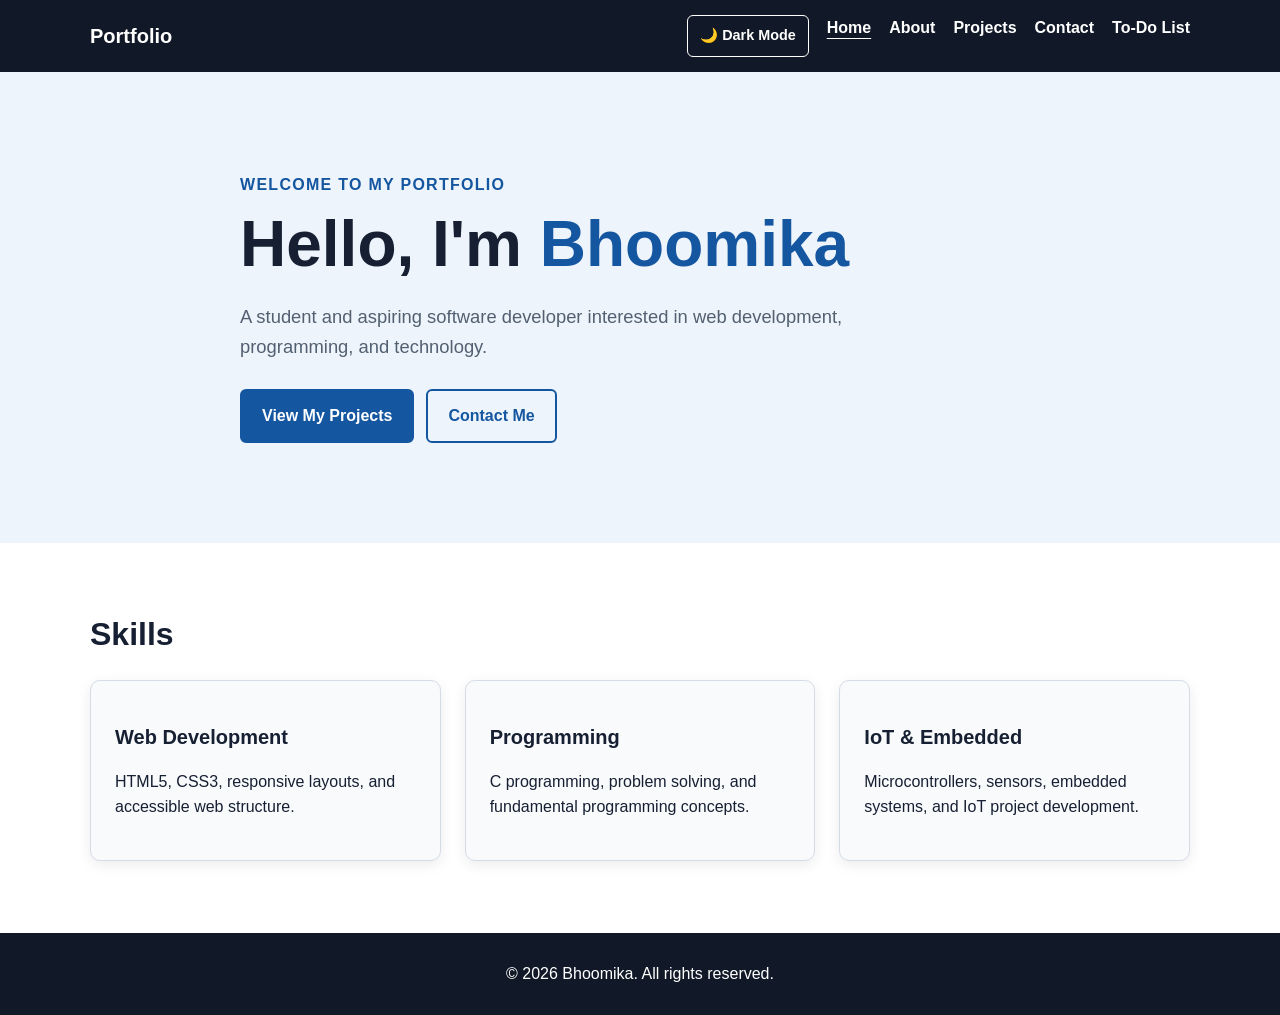
<file: index.html>
<!DOCTYPE html>
<html lang="en">
<head>
  <meta charset="UTF-8">
  <meta name="viewport" content="width=device-width, initial-scale=1.0">
  <meta name="description" content="Personal portfolio showcasing skills, projects, education, and contact information.">
  <meta name="author" content="Bhoomika">
  <meta name="robots" content="index, follow">
  <title>Bhoomika | Portfolio</title>
  <link rel="stylesheet" href="css/style.css">
</head>
<body>
  <a class="skip-link" href="#main-content">Skip to main content</a>

  <header class="site-header">
    <div class="container nav-wrap">
      <a class="logo" href="index.html" aria-label="Bhoomika home">Portfolio</a>
      <nav aria-label="Primary navigation">
        <ul class="nav-list">
           <button
  class="theme-toggle"
  type="button"
  aria-label="Toggle dark mode"
  aria-pressed="false">
  🌙 Dark Mode
</button>
          <li><a href="index.html" aria-current="page">Home</a></li>
          <li><a href="about.html">About</a></li>
          <li><a href="projects.html">Projects</a></li>
          <li><a href="contact.html">Contact</a></li>
          <li><a href="todo.html">To-Do List</a></li>
        </ul>
      </nav>
    </div>
  </header>

  <main id="main-content">
    <section class="hero" aria-labelledby="hero-title">
      <div class="container hero-content">
        <p class="eyebrow">Welcome to my portfolio</p>
        <h1 id="hero-title">Hello, I'm <span>Bhoomika</span></h1>
        <p class="lead">A student and aspiring software developer interested in web development, programming, and technology.</p>
        <div class="button-group">
          <a class="button" href="projects.html">View My Projects</a>
          <a class="button button-secondary" href="contact.html">Contact Me</a>
        </div>
      </div>
    </section>

    <section class="section" aria-labelledby="skills-title">
      <div class="container">
        <h2 id="skills-title">Skills</h2>
        <div class="card-grid">
          <article class="card">
            <h3>Web Development</h3>
            <p>HTML5, CSS3, responsive layouts, and accessible web structure.</p>
          </article>
          <article class="card">
            <h3>Programming</h3>
            <p>C programming, problem solving, and fundamental programming concepts.</p>
          </article>
          <article class="card">
            <h3>IoT & Embedded</h3>
            <p>Microcontrollers, sensors, embedded systems, and IoT project development.</p>
          </article>
        </div>
      </div>
    </section>
  </main>

  <footer class="site-footer">
    <div class="container">
      <p>&copy; 2026 Bhoomika. All rights reserved.</p>
    </div>
  </footer>
  <script src="js/theme.js"></script>
</body>
</html>
</file>
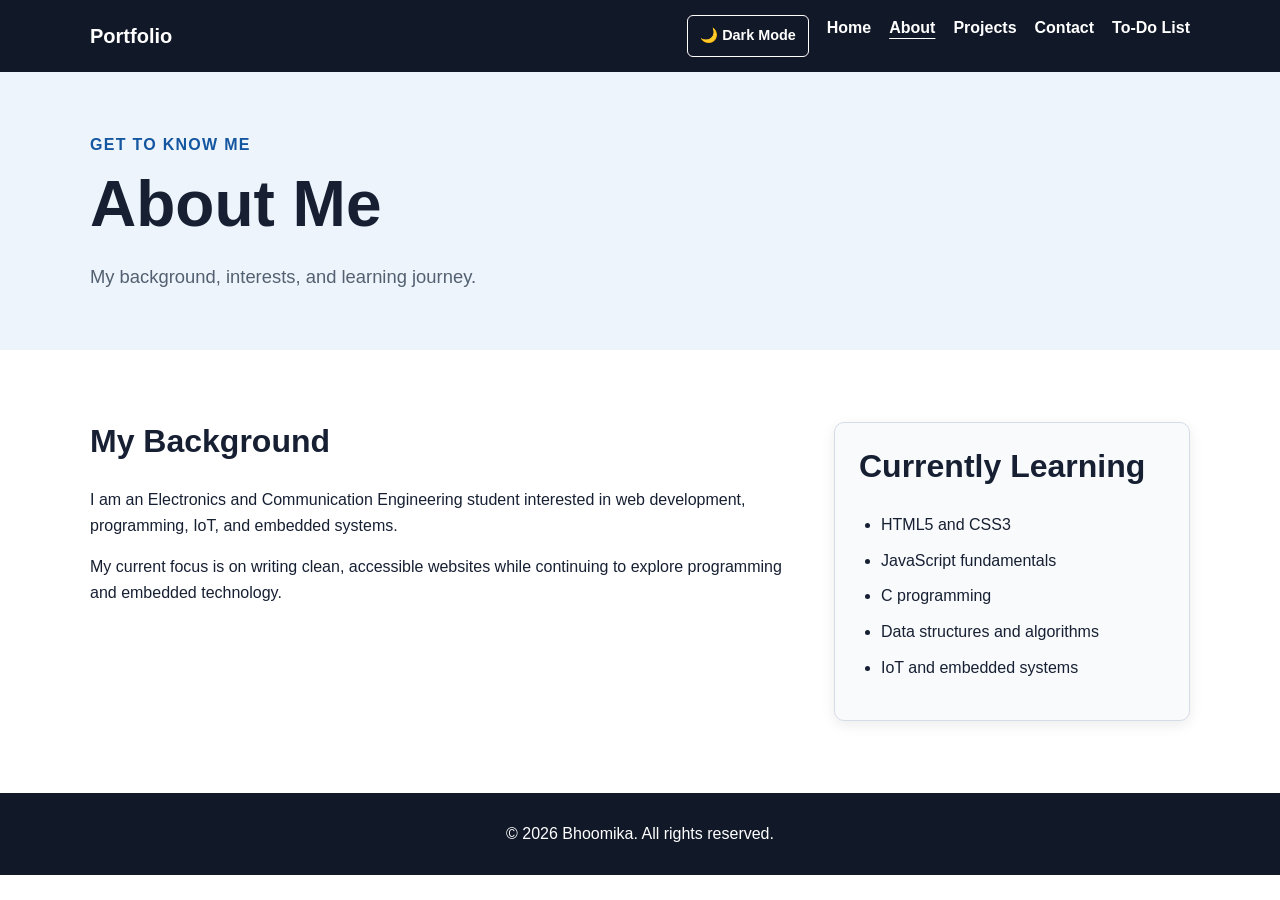
<file: about.html>
<!DOCTYPE html>
<html lang="en">
<head>
  <meta charset="UTF-8">
  <meta name="viewport" content="width=device-width, initial-scale=1.0">
  <meta name="description" content="Learn more about Bhoomika, education, interests, and technical skills.">
  <meta name="author" content="Bhoomika">
  <meta name="robots" content="index, follow">
  <title>About | Bhoomika</title>
  <link rel="stylesheet" href="css/style.css">
</head>
<body>
  <a class="skip-link" href="#main-content">Skip to main content</a>

  <header class="site-header">
    <div class="container nav-wrap">
      <a class="logo" href="index.html" aria-label="Bhoomika home">Portfolio</a>
      <nav aria-label="Primary navigation">
        <ul class="nav-list">
                  <button
  class="theme-toggle"
  type="button"
  aria-label="Toggle dark mode"
  aria-pressed="false">
  🌙 Dark Mode
</button>
          <li><a href="index.html">Home</a></li>
          <li><a href="about.html" aria-current="page">About</a></li>
          <li><a href="projects.html">Projects</a></li>
          <li><a href="contact.html">Contact</a></li>
          <li><a href="todo.html">To-Do List</a></li>
        </ul>
      </nav>
    </div>
  </header>

  <main id="main-content">
    <section class="page-header" aria-labelledby="page-title">
      <div class="container">
        <p class="eyebrow">Get to know me</p>
        <h1 id="page-title">About Me</h1>
        <p class="lead">My background, interests, and learning journey.</p>
      </div>
    </section>

    <section class="section" aria-labelledby="background-title">
      <div class="container two-column">
        <article>
          <h2 id="background-title">My Background</h2>
          <p>I am an Electronics and Communication Engineering student interested in web development, programming, IoT, and embedded systems.</p>
          <p>My current focus is on writing clean, accessible websites while continuing to explore programming and embedded technology.</p>
        </article>

        <aside class="card" aria-labelledby="learning-title">
          <h2 id="learning-title">Currently Learning</h2>
          <ul class="check-list">
            <li>HTML5 and CSS3</li>
            <li>JavaScript fundamentals</li>
            <li>C programming</li>
            <li>Data structures and algorithms</li>
            <li>IoT and embedded systems</li>
          </ul>
        </aside>
      </div>
    </section>
  </main>

  <footer class="site-footer">
    <div class="container">
      <p>&copy; 2026 Bhoomika. All rights reserved.</p>
    </div>
  </footer>
  <script src="js/theme.js"></script>
</body>
</html>
</file>
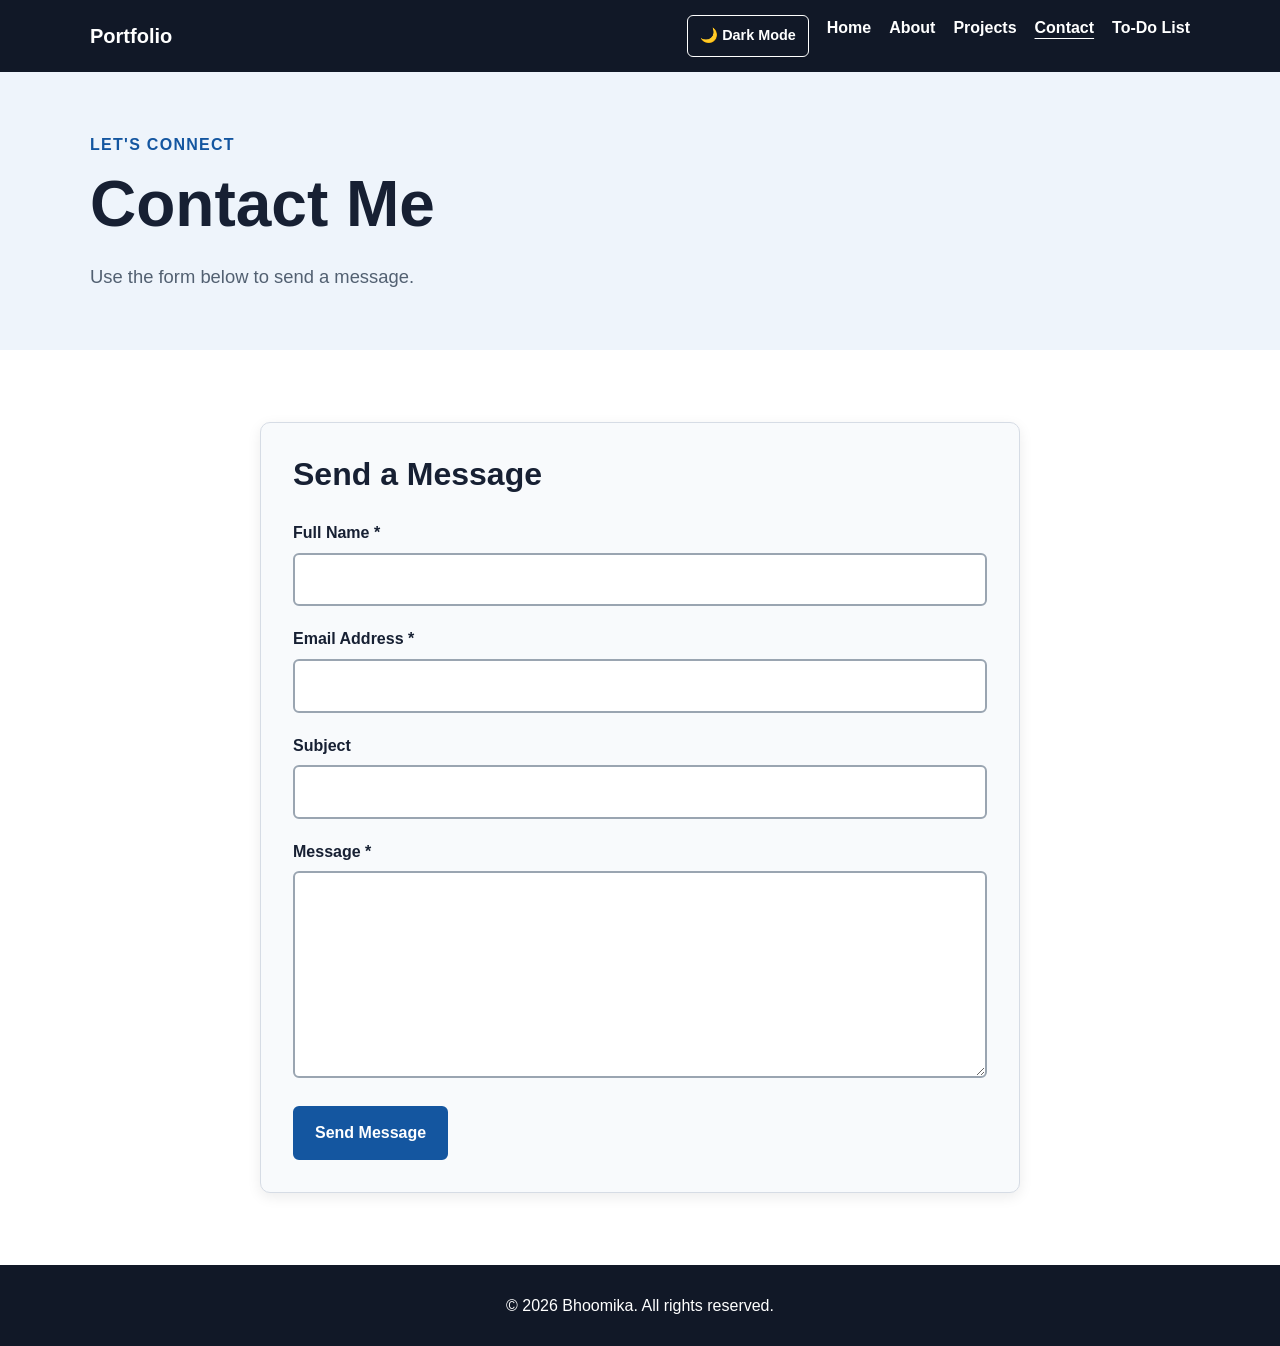
<file: contact.html>
<!DOCTYPE html>
<html lang="en">
<head>
  <meta charset="UTF-8">
  <meta name="viewport" content="width=device-width, initial-scale=1.0">
  <meta name="description" content="Contact Bhoomika through the accessible portfolio contact form.">
  <meta name="author" content="Bhoomika">
  <meta name="robots" content="index, follow">
  <title>Contact | Bhoomika</title>
  <link rel="stylesheet" href="css/style.css">
</head>
<body>
  <a class="skip-link" href="#main-content">Skip to main content</a>

  <header class="site-header">
    <div class="container nav-wrap">
      <a class="logo" href="index.html" aria-label="Bhoomika home">Portfolio</a>
      <nav aria-label="Primary navigation">
        <ul class="nav-list">
             <button
  class="theme-toggle"
  type="button"
  aria-label="Toggle dark mode"
  aria-pressed="false">
  🌙 Dark Mode
</button>
          <li><a href="index.html">Home</a></li>
          <li><a href="about.html">About</a></li>
          <li><a href="projects.html">Projects</a></li>
          <li><a href="contact.html" aria-current="page">Contact</a></li>
          <li><a href="todo.html">To-Do List</a></li>
        </ul>
      </nav>
    </div>
  </header>

  <main id="main-content">
    <section class="page-header" aria-labelledby="page-title">
      <div class="container">
        <p class="eyebrow">Let's connect</p>
        <h1 id="page-title">Contact Me</h1>
        <p class="lead">Use the form below to send a message.</p>
      </div>
    </section>

    <section class="section" aria-labelledby="form-title">
      <div class="container form-container">
        <form action="#" method="post" aria-labelledby="form-title">
          <h2 id="form-title">Send a Message</h2>

          <div class="form-group">
            <label for="name">Full Name <span aria-hidden="true">*</span></label>
            <input id="name" name="name" type="text" autocomplete="name" required aria-required="true">
          </div>

          <div class="form-group">
            <label for="email">Email Address <span aria-hidden="true">*</span></label>
            <input id="email" name="email" type="email" autocomplete="email" required aria-required="true">
          </div>

          <div class="form-group">
            <label for="subject">Subject</label>
            <input id="subject" name="subject" type="text">
          </div>

          <div class="form-group">
            <label for="message">Message <span aria-hidden="true">*</span></label>
            <textarea id="message" name="message" rows="7" required aria-required="true"></textarea>
          </div>

          <button class="button" type="submit">Send Message</button>
        </form>
      </div>
    </section>
  </main>

  <footer class="site-footer">
    <div class="container">
      <p>&copy; 2026 Bhoomika. All rights reserved.</p>
    </div>
  </footer>
  <script src="js/theme.js"></script>
</body>
</html>
</file>
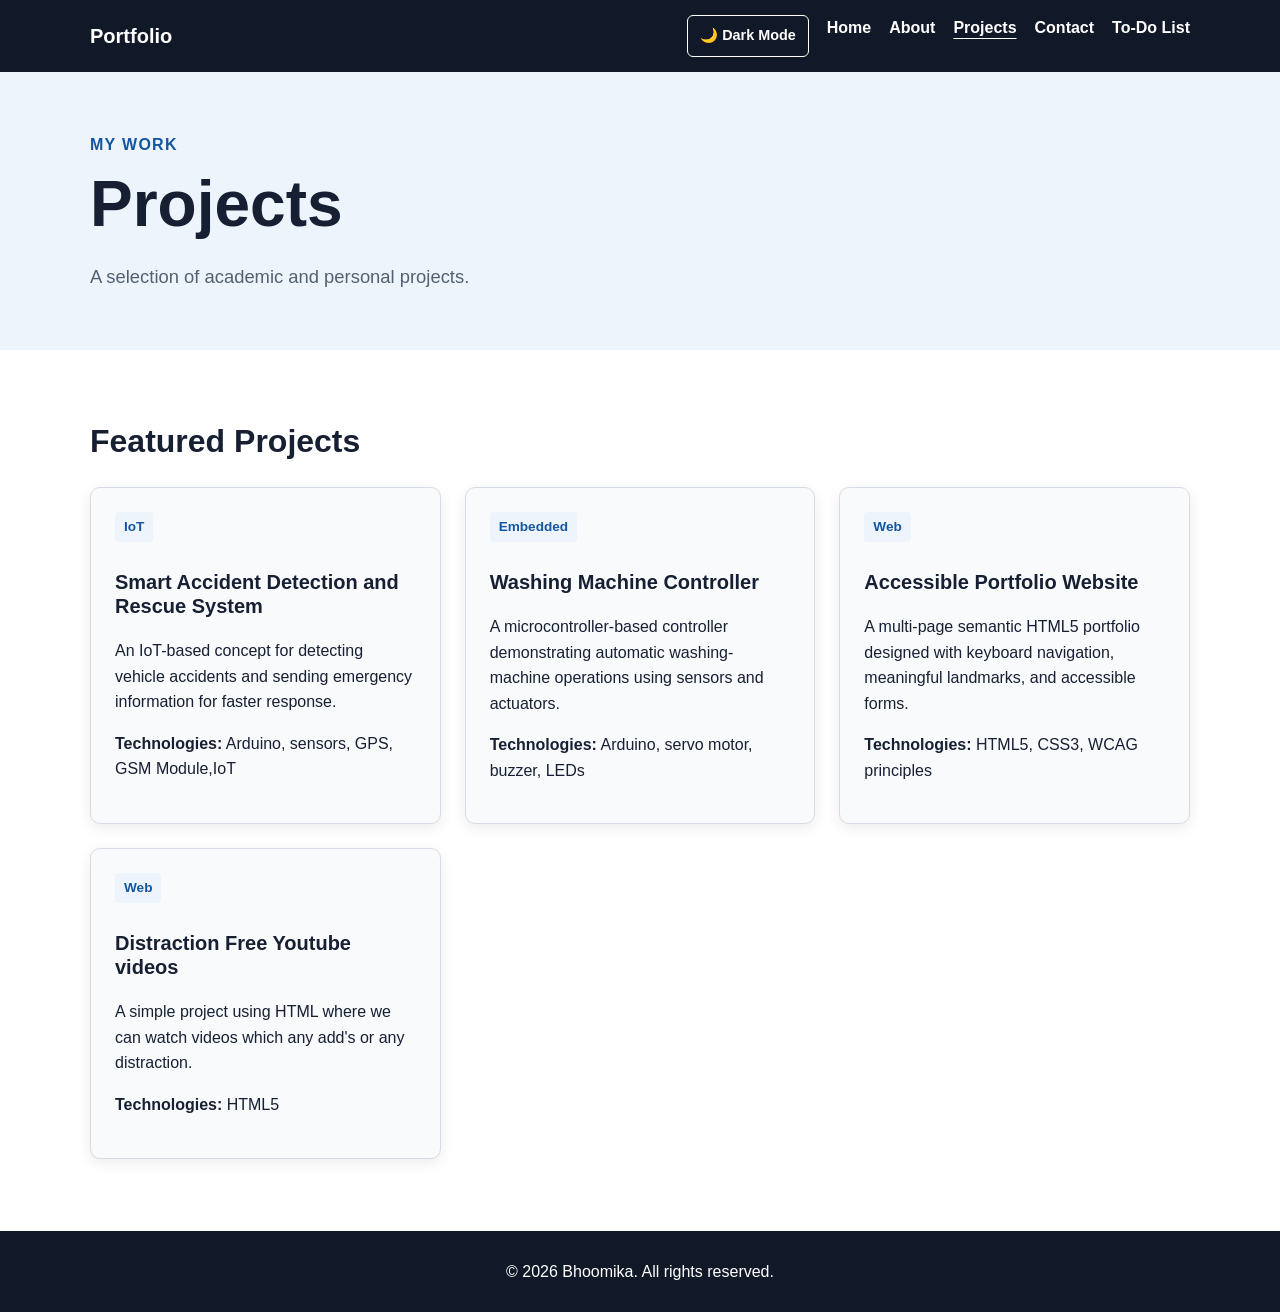
<file: projects.html>
<!DOCTYPE html>
<html lang="en">
<head>
  <meta charset="UTF-8">
  <meta name="viewport" content="width=device-width, initial-scale=1.0">
  <meta name="description" content="Projects created by Bhoomika using web development, programming, and IoT technologies.">
  <meta name="author" content="Bhoomika">
  <meta name="robots" content="index, follow">
  <title>Projects | Bhoomika</title>
  <link rel="stylesheet" href="css/style.css">
</head>
<body>
  <a class="skip-link" href="#main-content">Skip to main content</a>

  <header class="site-header">
    <div class="container nav-wrap">
      <a class="logo" href="index.html" aria-label="Bhoomika home">Portfolio</a>
      <nav aria-label="Primary navigation">
        <ul class="nav-list">
             <button
  class="theme-toggle"
  type="button"
  aria-label="Toggle dark mode"
  aria-pressed="false">
  🌙 Dark Mode
</button>
          <li><a href="index.html">Home</a></li>
          <li><a href="about.html">About</a></li>
          <li><a href="projects.html" aria-current="page">Projects</a></li>
          <li><a href="contact.html">Contact</a></li>
          <li><a href="todo.html">To-Do List</a></li>
          
        </ul>
      </nav>
    </div>
  </header>

  <main id="main-content">
    <section class="page-header" aria-labelledby="page-title">
      <div class="container">
        <p class="eyebrow">My work</p>
        <h1 id="page-title">Projects</h1>
        <p class="lead">A selection of academic and personal projects.</p>
      </div>
    </section>

    <section class="section" aria-labelledby="project-list-title">
      <div class="container">
        <h2 id="project-list-title">Featured Projects</h2>
        <div class="card-grid">
          <article class="card project-card">
            <span class="tag">IoT</span>
            <h3>Smart Accident Detection and Rescue System</h3>
            <p>An IoT-based concept for detecting vehicle accidents and sending emergency information for faster response.</p>
            <p><strong>Technologies:</strong> Arduino, sensors, GPS, GSM Module,IoT</p>
          </article>

          <article class="card project-card">
            <span class="tag">Embedded</span>
            <h3>Washing Machine Controller</h3>
            <p>A microcontroller-based controller demonstrating automatic washing-machine operations using sensors and actuators.</p>
            <p><strong>Technologies:</strong> Arduino, servo motor, buzzer, LEDs</p>
          </article>

          <article class="card project-card">
            <span class="tag">Web</span>
            <h3>Accessible Portfolio Website</h3>
            <p>A multi-page semantic HTML5 portfolio designed with keyboard navigation, meaningful landmarks, and accessible forms.</p>
            <p><strong>Technologies:</strong> HTML5, CSS3, WCAG principles</p>
          </article>
          <article class="card project-card">
            <span class="tag">Web</span>
            <h3>Distraction Free Youtube videos</h3>
            <p>A simple project using HTML where we can watch videos which any add's or any distraction.</p>
            <p><strong>Technologies:</strong> HTML5</p>
          </article>
        </div>
      </div>
    </section>
  </main>

  <footer class="site-footer">
    <div class="container">
      <p>&copy; 2026 Bhoomika. All rights reserved.</p>
    </div>
  </footer>
  <script src="js/theme.js"></script>
</body>
</html>
</file>
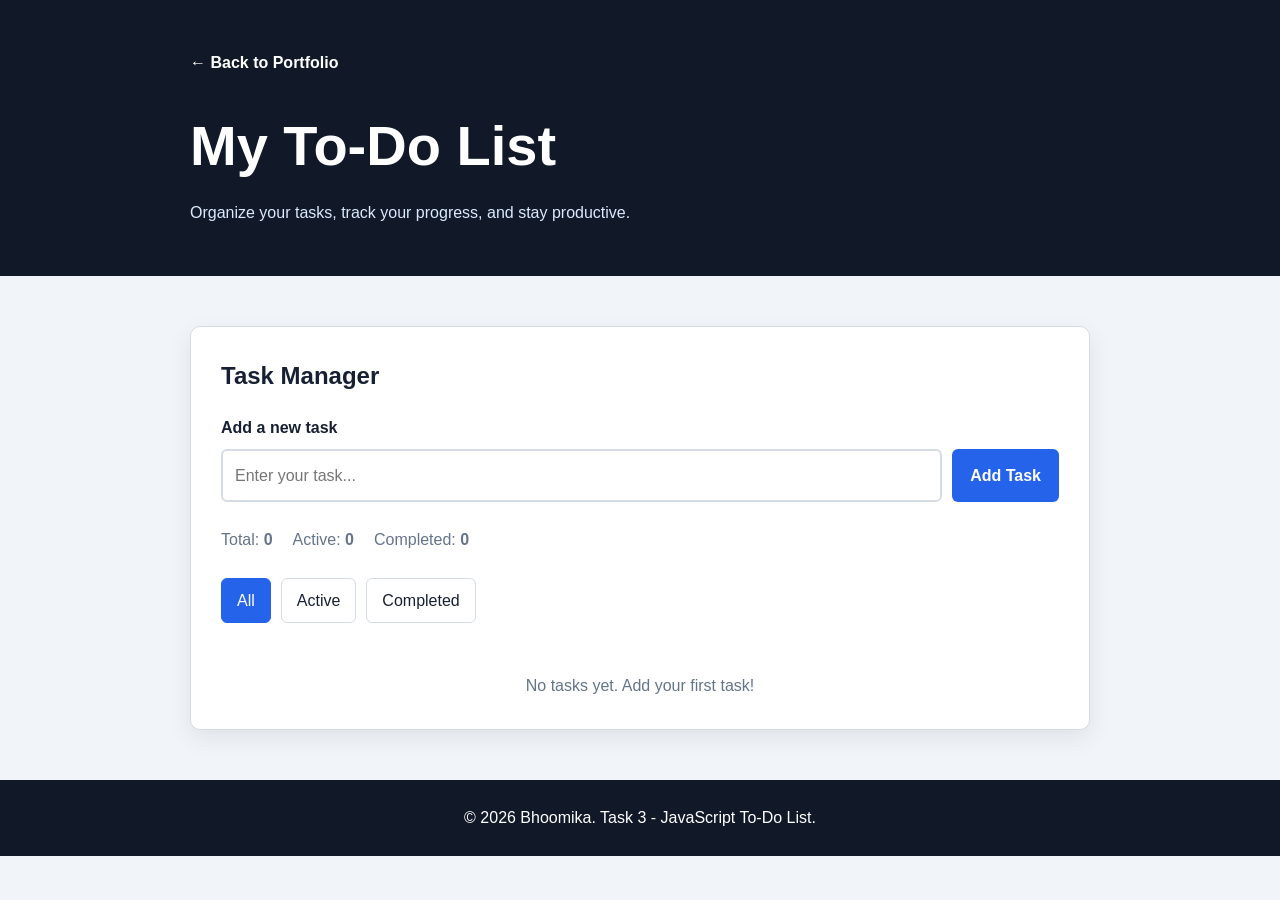
<file: todo.html>
<!DOCTYPE html>
<html lang="en">
<head>
  <meta charset="UTF-8">
  <meta name="viewport" content="width=device-width, initial-scale=1.0">

  <meta
    name="description"
    content="Interactive To-Do List application with CRUD operations, filtering, and local storage."
  >

  <meta name="author" content="Bhoomika">

  <title>To-Do List | Bhoomika</title>

  <link rel="stylesheet" href="css/todo.css">
</head>

<body>

  <header class="todo-header">
    <div class="container">
      <a href="index.html" class="back-link">
        ← Back to Portfolio
      </a>

      <h1>My To-Do List</h1>

      <p>
        Organize your tasks, track your progress, and stay productive.
      </p>
    </div>
  </header>


  <main class="container todo-main">

    <section class="todo-app" aria-labelledby="todo-title">

      <h2 id="todo-title">Task Manager</h2>

      <!-- Add Task Form -->
      <form id="todo-form" class="todo-form">

        <label for="todo-input">
          Add a new task
        </label>

        <div class="input-row">
          <input
            id="todo-input"
            name="task"
            type="text"
            placeholder="Enter your task..."
            autocomplete="off"
            required
          >

          <button type="submit" class="add-button">
            Add Task
          </button>
        </div>

      </form>


      <!-- Task Statistics -->
      <div class="todo-info" aria-live="polite">

        <span>
          Total:
          <strong id="total-count">0</strong>
        </span>

        <span>
          Active:
          <strong id="active-count">0</strong>
        </span>

        <span>
          Completed:
          <strong id="completed-count">0</strong>
        </span>

      </div>


      <!-- Filters -->
      <div class="filters" aria-label="Task filters">

        <button
          type="button"
          class="filter-button active"
          data-filter="all"
          aria-pressed="true"
        >
          All
        </button>

        <button
          type="button"
          class="filter-button"
          data-filter="active"
          aria-pressed="false"
        >
          Active
        </button>

        <button
          type="button"
          class="filter-button"
          data-filter="completed"
          aria-pressed="false"
        >
          Completed
        </button>

      </div>


      <!-- Dynamic Task List -->
      <ul
        id="todo-list"
        class="todo-list"
        aria-live="polite"
        aria-label="Task list"
      ></ul>


      <!-- Empty Message -->
      <p
        id="empty-message"
        class="empty-message"
      >
        No tasks yet. Add your first task!
      </p>

    </section>

  </main>


  <footer class="todo-footer">
    <div class="container">
      <p>&copy; 2026 Bhoomika. Task 3 - JavaScript To-Do List.</p>
    </div>
  </footer>


  <script src="js/todo.js"></script>

</body>
</html>
</file>
<file: css/style.css>
/* =========================
   CSS VARIABLES
   ========================= */

:root {
  --primary-color: #1456a0;
  --primary-dark: #0d3f75;
  --secondary-color: #111827;

  --background-color: #ffffff;
  --surface-color: #f8fafc;
  --hero-color: #eef4fb;

  --text-color: #172033;
  --muted-text: #526071;
  --border-color: #d6dce5;

  --focus-color: #ffbf47;

  --max-width: 1100px;

  --space-xs: 0.5rem;
  --space-sm: 1rem;
  --space-md: 1.5rem;
  --space-lg: 2rem;
  --space-xl: 4rem;

  --radius: 10px;
  --shadow: 0 4px 14px rgba(0, 0, 0, 0.08);
  --shadow-hover: 0 10px 25px rgba(0, 0, 0, 0.12);

  --transition: 0.2s ease;
}

/* =========================
   DARK THEME
   ========================= */


[data-theme="dark"] {
  --primary-color: #60a5fa;
  --primary-dark: #93c5fd;

  --secondary-color: #020617;

  --background-color: #0f172a;
  --surface-color: #1e293b;
  --hero-color: #172554;

  --text-color: #f8fafc;
  --muted-text: #cbd5e1;
  --border-color: #475569;

  --focus-color: #facc15;

  --shadow: 0 4px 14px rgba(0, 0, 0, 0.3);
  --shadow-hover: 0 10px 25px rgba(0, 0, 0, 0.4);
}

/* =========================
   RESET
   ========================= */

* {
  box-sizing: border-box;
}

html {
  scroll-behavior: smooth;
}

body {
  margin: 0;
  font-family: Arial, Helvetica, sans-serif;
  line-height: 1.6;
  color: var(--text-color);
  background: var(--background-color);
}

img {
  max-width: 100%;
  height: auto;
}

a {
  color: var(--primary-color);
}

/* =========================
   ACCESSIBILITY
   ========================= */

a:focus-visible,
button:focus-visible,
input:focus-visible,
textarea:focus-visible {
  outline: 3px solid var(--focus-color);
  outline-offset: 3px;
}

.skip-link {
  position: absolute;
  left: -9999px;
  top: 10px;
  z-index: 1000;
  padding: 10px 14px;
  background: var(--secondary-color);
  color: #ffffff;
  text-decoration: none;
}

.skip-link:focus {
  left: 10px;
}

/* =========================
   LAYOUT
   ========================= */

.container {
  width: min(92%, var(--max-width));
  margin-inline: auto;
}

/* =========================
   HEADER / NAVIGATION
   ========================= */

.site-header {
  background: var(--secondary-color);
  color: #ffffff;
}

.nav-wrap {
  min-height: 72px;

  display: flex;
  flex-direction: column;
  align-items: center;
  justify-content: center;

  gap: var(--space-sm);
  padding: var(--space-sm) 0;
}

.logo {
  color: #ffffff;
  font-size: 1.25rem;
  font-weight: 700;
  text-decoration: none;
}

.nav-list {
  display: flex;
  flex-wrap: wrap;
  justify-content: center;
  gap: 12px 18px;

  list-style: none;
  margin: 0;
  padding: 0;
}

.nav-list a {
  color: #ffffff;
  text-decoration: none;
  font-weight: 600;
}

.nav-list a:hover,
.nav-list a[aria-current="page"] {
  text-decoration: underline;
  text-underline-offset: 5px;
}
.theme-toggle {
  border: 1px solid #ffffff;
  border-radius: 6px;
  padding: 8px 12px;

  background: transparent;
  color: #ffffff;

  font: inherit;
  font-size: 0.9rem;
  font-weight: 700;

  cursor: pointer;

  transition:
    background-color var(--transition),
    color var(--transition),
    transform var(--transition);
}

.theme-toggle:hover {
  background: #ffffff;
  color: var(--secondary-color);
  transform: translateY(-2px);
}

/* =========================
   HERO
   ========================= */

.hero {
  padding: 70px 0;
  background: var(--hero-color);
}

.hero-content {
  max-width: 800px;
}

.eyebrow {
  margin: 0 0 8px;
  font-weight: 700;
  color: var(--primary-color);
  text-transform: uppercase;
  letter-spacing: 0.08em;
}

h1,
h2,
h3 {
  line-height: 1.2;
}

h1 {
  font-size: clamp(2.2rem, 6vw, 4rem);
  margin: 0 0 20px;
}

h1 span {
  color: var(--primary-color);
}

h2 {
  font-size: clamp(1.7rem, 4vw, 2rem);
  margin-top: 0;
}

h3 {
  font-size: 1.25rem;
}

.lead {
  max-width: 720px;
  font-size: 1.15rem;
  color: var(--muted-text);
}

/* =========================
   BUTTONS
   ========================= */

.button-group {
  display: flex;
  flex-wrap: wrap;
  gap: 12px;
  margin-top: 28px;
}

.button {
  display: inline-block;

  border: 2px solid var(--primary-color);
  border-radius: 6px;

  padding: 12px 20px;

  background: var(--primary-color);
  color: #ffffff;

  font: inherit;
  font-weight: 700;
  text-decoration: none;

  cursor: pointer;

  transition:
    background-color var(--transition),
    border-color var(--transition),
    transform var(--transition);
}

.button:hover {
  background: var(--primary-dark);
  border-color: var(--primary-dark);
  transform: translateY(-2px);
}

.button-secondary {
  background: transparent;
  color: var(--primary-color);
}

/* =========================
   SECTIONS
   ========================= */

.section {
  padding: 52px 0;
}

.page-header {
  padding: 60px 0 40px;
  background: var(--hero-color);
}

/* =========================
   CSS GRID
   ========================= */

.card-grid {
  display: grid;
  grid-template-columns: 1fr;
  gap: var(--space-md);
}

.two-column {
  display: grid;
  grid-template-columns: 1fr;
  gap: var(--space-lg);
}

/* =========================
   CARDS
   ========================= */

.card {
  padding: var(--space-md);

  border: 1px solid var(--border-color);
  border-radius: var(--radius);

  background: var(--surface-color);

  box-shadow: var(--shadow);

  transition:
    transform var(--transition),
    box-shadow var(--transition);
}

.card:hover {
  transform: translateY(-4px);
  box-shadow: var(--shadow-hover);
}

/* =========================
   TAGS / LISTS
   ========================= */

.check-list {
  padding-left: 22px;
}

.check-list li {
  margin-bottom: 10px;
}

.tag {
  display: inline-block;

  margin-bottom: 8px;
  padding: 4px 9px;

  border-radius: 4px;

  background: var(--hero-color);
  color: var(--primary-color);

  font-size: 0.85rem;
  font-weight: 700;
}

/* =========================
   FORM
   ========================= */

.form-container {
  max-width: 760px;
}

form {
  padding: var(--space-md);

  border: 1px solid var(--border-color);
  border-radius: var(--radius);

  background: var(--surface-color);

  box-shadow: var(--shadow);
}

.form-group {
  margin-bottom: 20px;
}

label {
  display: block;
  margin-bottom: 7px;
  font-weight: 700;
}

input,
textarea {
  width: 100%;

  padding: 12px;

  border: 2px solid #9aa5b1;
  border-radius: 6px;

  font: inherit;

  color: var(--text-color);
  background: var(--background-color);
}

textarea {
  resize: vertical;
}

/* =========================
   FOOTER
   ========================= */

.site-footer {
  padding: 28px 0;

  background: var(--secondary-color);
  color: #ffffff;

  text-align: center;
}

.site-footer p {
  margin: 0;
}

/* =========================
   TABLET
   ========================= */

@media (min-width: 768px) {

  .nav-wrap {
    flex-direction: row;
    justify-content: space-between;
    padding: 0;
  }

  .hero {
    padding: 90px 0;
  }

  .section {
    padding: 65px 0;
  }

  .card-grid {
    grid-template-columns: repeat(2, 1fr);
  }

  .two-column {
    grid-template-columns: 2fr 1fr;
  }

  form {
    padding: var(--space-lg);
  }
}

/* =========================
   DESKTOP
   ========================= */

@media (min-width: 1024px) {

  .card-grid {
    grid-template-columns: repeat(3, 1fr);
  }

  .hero {
    padding: 100px 0;
  }

  .section {
    padding: 72px 0;
  }
}

/* =========================
   REDUCED MOTION
   ========================= */

@media (prefers-reduced-motion: reduce) {

  html {
    scroll-behavior: auto;
  }

  *,
  *::before,
  *::after {
    transition: none !important;
  }
}
</file>
<file: css/todo.css>
:root {
  --primary: #2563eb;
  --primary-dark: #1d4ed8;
  --background: #f1f5f9;
  --surface: #ffffff;
  --text: #172033;
  --muted: #64748b;
  --border: #d6dce5;
  --danger: #dc2626;
  --success: #15803d;

  --radius: 10px;
  --shadow: 0 8px 25px rgba(0, 0, 0, 0.08);
}

* {
  box-sizing: border-box;
}

body {
  margin: 0;
  font-family: Arial, Helvetica, sans-serif;
  line-height: 1.6;
  color: var(--text);
  background: var(--background);
}

button,
input {
  font: inherit;
}

button:focus-visible,
input:focus-visible,
a:focus-visible {
  outline: 3px solid #f59e0b;
  outline-offset: 3px;
}

.container {
  width: min(92%, 900px);
  margin-inline: auto;
}

.todo-header {
  padding: 50px 0;
  background: #111827;
  color: white;
}

.back-link {
  color: white;
  text-decoration: none;
  font-weight: 700;
}

.back-link:hover {
  text-decoration: underline;
}

.todo-header h1 {
  margin: 25px 0 10px;
  font-size: clamp(2rem, 6vw, 3.5rem);
}

.todo-header p {
  margin: 0;
  color: #dbeafe;
}

.todo-main {
  padding: 50px 0;
}

.todo-app {
  padding: 30px;
  background: var(--surface);
  border: 1px solid var(--border);
  border-radius: var(--radius);
  box-shadow: var(--shadow);
}

.todo-app h2 {
  margin-top: 0;
}

.todo-form label {
  display: block;
  margin-bottom: 8px;
  font-weight: 700;
}

.input-row {
  display: flex;
  gap: 10px;
}

#todo-input {
  flex: 1;
  min-width: 0;
  padding: 12px;
  border: 2px solid var(--border);
  border-radius: 6px;
}

.add-button {
  border: 0;
  border-radius: 6px;
  padding: 12px 18px;
  background: var(--primary);
  color: white;
  font-weight: 700;
  cursor: pointer;
}

.add-button:hover {
  background: var(--primary-dark);
}

.todo-info {
  display: flex;
  flex-wrap: wrap;
  gap: 20px;
  margin: 25px 0;
  color: var(--muted);
}

.filters {
  display: flex;
  flex-wrap: wrap;
  gap: 10px;
  margin-bottom: 25px;
}

.filter-button {
  padding: 9px 15px;
  border: 1px solid var(--border);
  border-radius: 6px;
  background: white;
  color: var(--text);
  cursor: pointer;
}

.filter-button:hover,
.filter-button.active {
  background: var(--primary);
  color: white;
  border-color: var(--primary);
}

.todo-list {
  display: grid;
  gap: 12px;
  padding: 0;
  margin: 0;
  list-style: none;
}

.todo-item {
  display: flex;
  align-items: center;
  gap: 12px;
  padding: 15px;
  border: 1px solid var(--border);
  border-radius: 8px;
  background: #f8fafc;
}

.todo-item.completed {
  background: #f0fdf4;
}

.todo-check {
  width: 20px;
  height: 20px;
  flex-shrink: 0;
  cursor: pointer;
}

.todo-text {
  flex: 1;
  overflow-wrap: anywhere;
}

.todo-item.completed .todo-text {
  color: var(--muted);
  text-decoration: line-through;
}

.todo-actions {
  display: flex;
  gap: 8px;
}

.edit-button,
.delete-button {
  padding: 7px 10px;
  border-radius: 5px;
  cursor: pointer;
  font-weight: 700;
}

.edit-button {
  border: 1px solid var(--primary);
  background: transparent;
  color: var(--primary);
}

.delete-button {
  border: 1px solid var(--danger);
  background: transparent;
  color: var(--danger);
}

.empty-message {
  text-align: center;
  margin: 25px 0 0;
  color: var(--muted);
}

.todo-footer {
  padding: 25px 0;
  background: #111827;
  color: white;
  text-align: center;
}

.todo-footer p {
  margin: 0;
}

@media (max-width: 600px) {
  .todo-app {
    padding: 20px;
  }

  .input-row {
    flex-direction: column;
  }

  .add-button {
    width: 100%;
  }

  .todo-item {
    align-items: flex-start;
    flex-wrap: wrap;
  }

  .todo-actions {
    width: 100%;
  }
}
</file>
